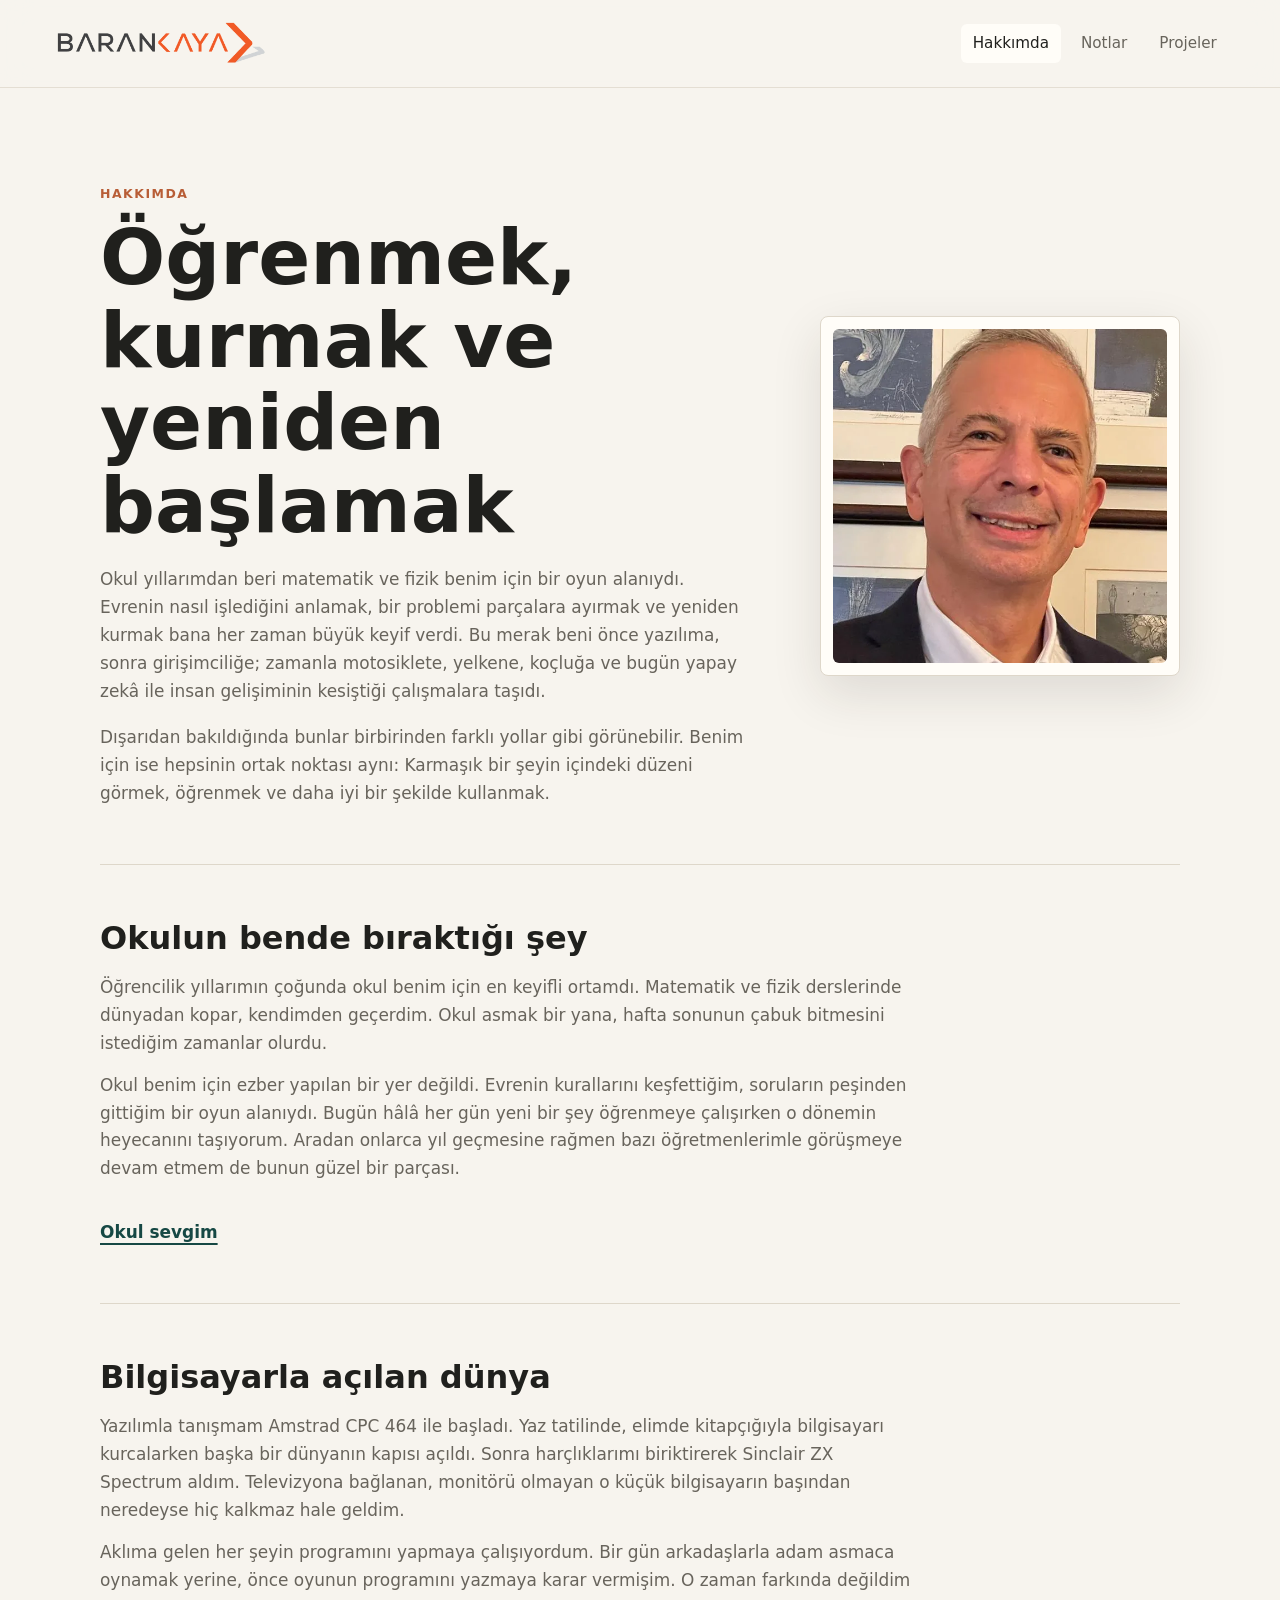
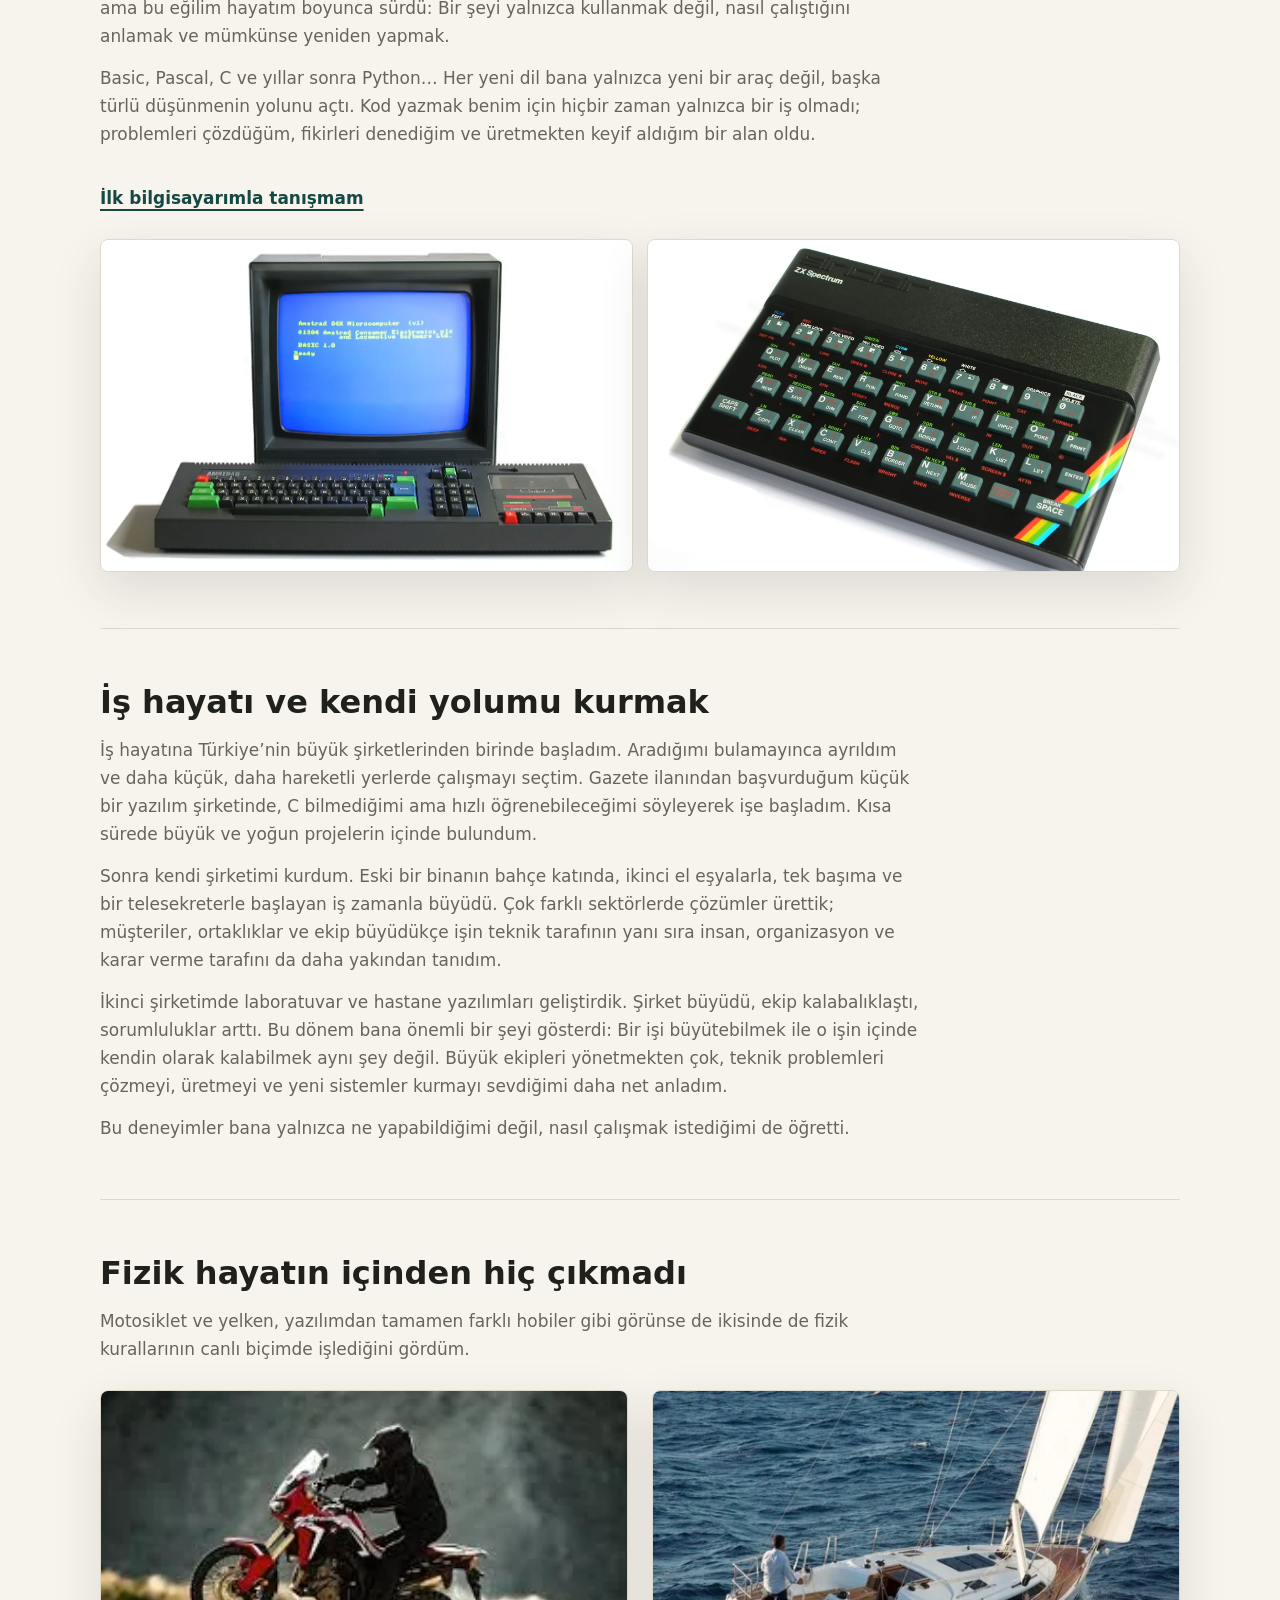
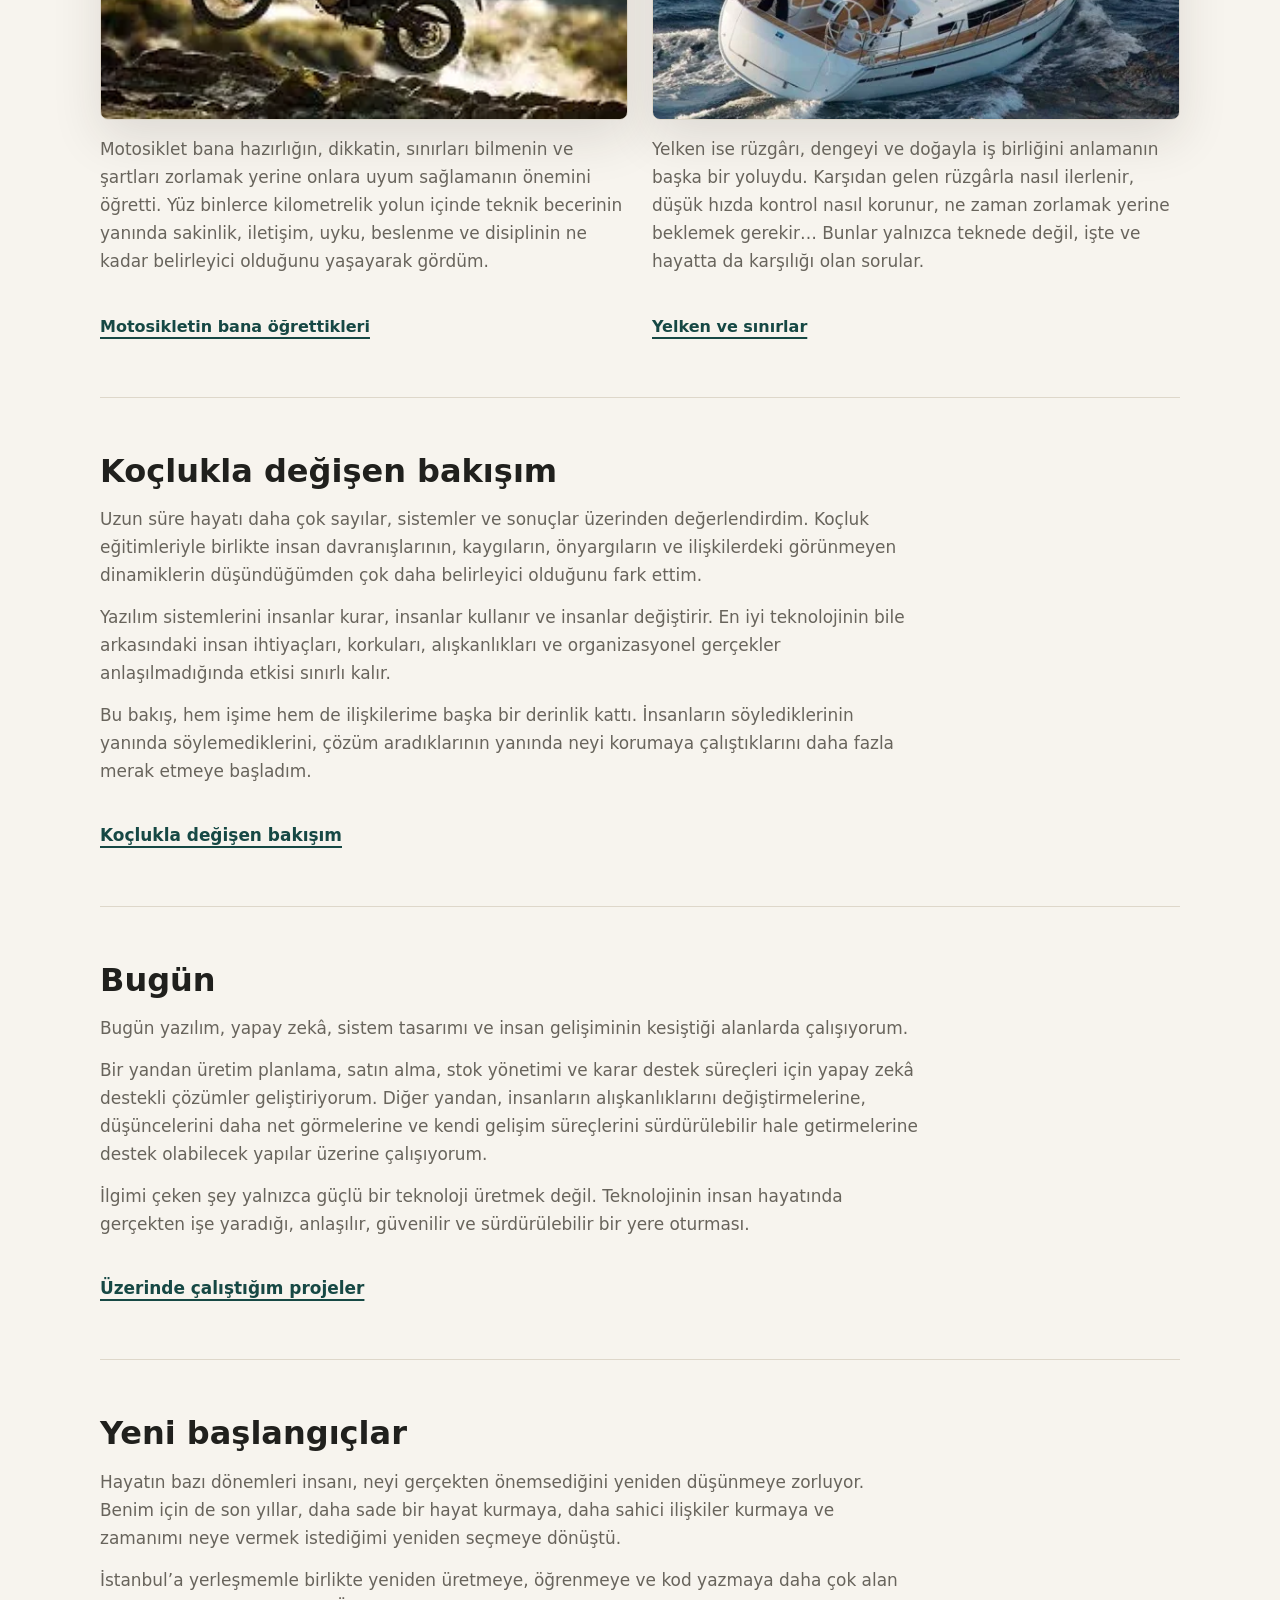
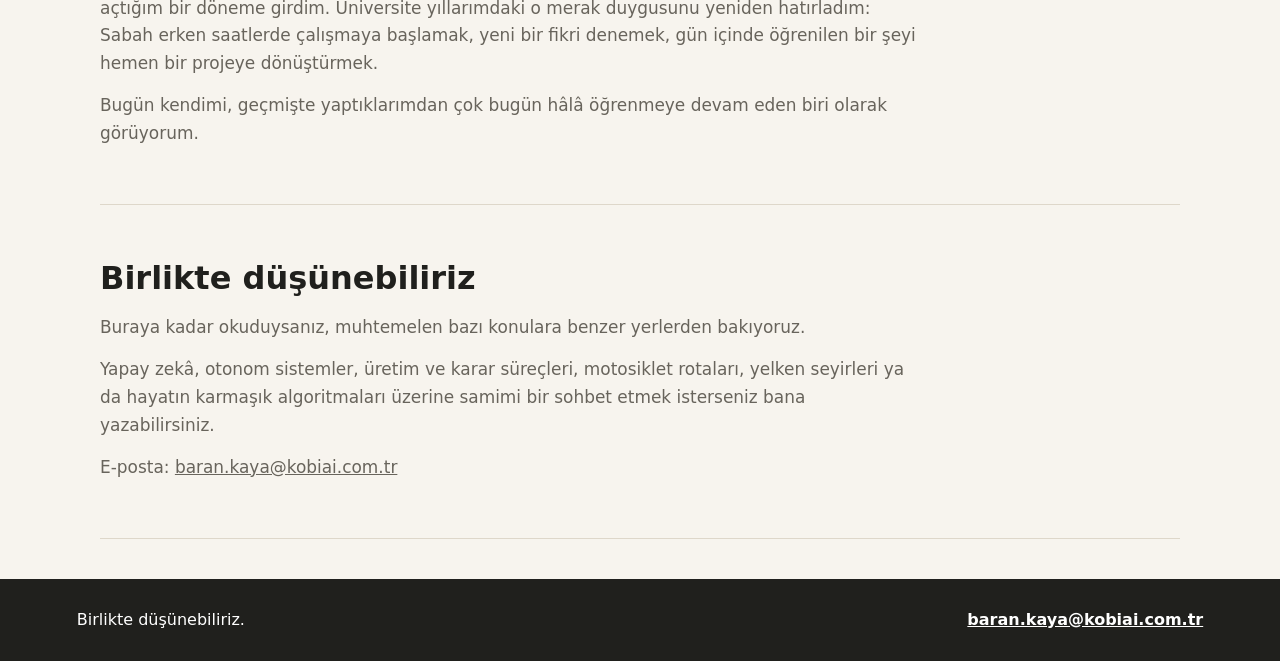
<file: index.html>
<!doctype html>
<html lang="tr">
  <head>
    <meta charset="utf-8">
    <meta name="viewport" content="width=device-width, initial-scale=1">
    <title>Baran Kaya - Hakkımda</title>
    <meta name="description" content="Baran Kaya'nın yazılım, yapay zeka, sistem tasarımı, motosiklet, yelken ve insan gelişimi üzerine kişisel web sitesi.">
    <meta name="robots" content="index, follow">
    <link rel="canonical" href="https://barankaya.com.tr/">
    <link rel="icon" href="favicon.ico" sizes="any">
    <link rel="icon" type="image/png" href="assets/icons/favicon-32x32.png" sizes="32x32">
    <link rel="icon" type="image/png" href="assets/icons/favicon-192x192.png" sizes="192x192">
    <link rel="apple-touch-icon" href="assets/icons/apple-touch-icon.png">
    <meta name="msapplication-TileImage" content="assets/icons/mstile-270x270.png">
    <link rel="stylesheet" href="assets/css/style.css">
  </head>
  <body>
    <header class="site-header">
      <a class="brand" href="index.html" aria-label="Baran Kaya ana sayfa">
        <img src="assets/img/baran-kaya-logo.webp" alt="Baran Kaya">
      </a>
      <nav class="nav" aria-label="Ana menü">
        <a href="index.html" aria-current="page">Hakkımda</a>
        <a href="notlar.html">Notlar</a>
        <a href="projeler.html">Projeler</a>
      </nav>
    </header>

    <main class="about-page">
      <section class="about-hero">
        <div class="about-hero-copy">
          <p class="eyebrow">Hakkımda</p>
          <h1>Öğrenmek, kurmak ve yeniden başlamak</h1>
          <p class="lead">
            Okul yıllarımdan beri matematik ve fizik benim için bir oyun alanıydı. Evrenin nasıl işlediğini anlamak, bir problemi parçalara ayırmak ve yeniden kurmak bana her zaman büyük keyif verdi. Bu merak beni önce yazılıma, sonra girişimciliğe; zamanla motosiklete, yelkene, koçluğa ve bugün yapay zekâ ile insan gelişiminin kesiştiği çalışmalara taşıdı.
          </p>
          <p>
            Dışarıdan bakıldığında bunlar birbirinden farklı yollar gibi görünebilir. Benim için ise hepsinin ortak noktası aynı: Karmaşık bir şeyin içindeki düzeni görmek, öğrenmek ve daha iyi bir şekilde kullanmak.
          </p>
        </div>
        <figure class="portrait-card">
          <img src="assets/img/baran-kaya.webp" alt="Baran Kaya portresi">
        </figure>
      </section>

      <article class="about-article">
        <section>
          <h2>Okulun bende bıraktığı şey</h2>
          <p>Öğrencilik yıllarımın çoğunda okul benim için en keyifli ortamdı. Matematik ve fizik derslerinde dünyadan kopar, kendimden geçerdim. Okul asmak bir yana, hafta sonunun çabuk bitmesini istediğim zamanlar olurdu.</p>
          <p>Okul benim için ezber yapılan bir yer değildi. Evrenin kurallarını keşfettiğim, soruların peşinden gittiğim bir oyun alanıydı. Bugün hâlâ her gün yeni bir şey öğrenmeye çalışırken o dönemin heyecanını taşıyorum. Aradan onlarca yıl geçmesine rağmen bazı öğretmenlerimle görüşmeye devam etmem de bunun güzel bir parçası.</p>
          <p><a class="text-link" href="notlar.html#okul-sevgim">Okul sevgim</a></p>
        </section>

        <section class="with-side-image">
          <div>
            <h2>Bilgisayarla açılan dünya</h2>
            <p>Yazılımla tanışmam Amstrad CPC 464 ile başladı. Yaz tatilinde, elimde kitapçığıyla bilgisayarı kurcalarken başka bir dünyanın kapısı açıldı. Sonra harçlıklarımı biriktirerek Sinclair ZX Spectrum aldım. Televizyona bağlanan, monitörü olmayan o küçük bilgisayarın başından neredeyse hiç kalkmaz hale geldim.</p>
            <p>Aklıma gelen her şeyin programını yapmaya çalışıyordum. Bir gün arkadaşlarla adam asmaca oynamak yerine, önce oyunun programını yazmaya karar vermişim. O zaman farkında değildim ama bu eğilim hayatım boyunca sürdü: Bir şeyi yalnızca kullanmak değil, nasıl çalıştığını anlamak ve mümkünse yeniden yapmak.</p>
            <p>Basic, Pascal, C ve yıllar sonra Python… Her yeni dil bana yalnızca yeni bir araç değil, başka türlü düşünmenin yolunu açtı. Kod yazmak benim için hiçbir zaman yalnızca bir iş olmadı; problemleri çözdüğüm, fikirleri denediğim ve üretmekten keyif aldığım bir alan oldu.</p>
            <p><a class="text-link" href="notlar.html#ilk-bilgisayarim">İlk bilgisayarımla tanışmam</a></p>
          </div>
          <div class="image-pair">
            <img src="assets/img/amstrad.webp" alt="Amstrad CPC 464 bilgisayar">
            <img src="assets/img/sinclair.webp" alt="Sinclair ZX Spectrum bilgisayar">
          </div>
        </section>

        <section>
          <h2>İş hayatı ve kendi yolumu kurmak</h2>
          <p>İş hayatına Türkiye’nin büyük şirketlerinden birinde başladım. Aradığımı bulamayınca ayrıldım ve daha küçük, daha hareketli yerlerde çalışmayı seçtim. Gazete ilanından başvurduğum küçük bir yazılım şirketinde, C bilmediğimi ama hızlı öğrenebileceğimi söyleyerek işe başladım. Kısa sürede büyük ve yoğun projelerin içinde bulundum.</p>
          <p>Sonra kendi şirketimi kurdum. Eski bir binanın bahçe katında, ikinci el eşyalarla, tek başıma ve bir telesekreterle başlayan iş zamanla büyüdü. Çok farklı sektörlerde çözümler ürettik; müşteriler, ortaklıklar ve ekip büyüdükçe işin teknik tarafının yanı sıra insan, organizasyon ve karar verme tarafını da daha yakından tanıdım.</p>
          <p>İkinci şirketimde laboratuvar ve hastane yazılımları geliştirdik. Şirket büyüdü, ekip kalabalıklaştı, sorumluluklar arttı. Bu dönem bana önemli bir şeyi gösterdi: Bir işi büyütebilmek ile o işin içinde kendin olarak kalabilmek aynı şey değil. Büyük ekipleri yönetmekten çok, teknik problemleri çözmeyi, üretmeyi ve yeni sistemler kurmayı sevdiğimi daha net anladım.</p>
          <p>Bu deneyimler bana yalnızca ne yapabildiğimi değil, nasıl çalışmak istediğimi de öğretti.</p>
        </section>

        <section>
          <h2>Fizik hayatın içinden hiç çıkmadı</h2>
          <p>Motosiklet ve yelken, yazılımdan tamamen farklı hobiler gibi görünse de ikisinde de fizik kurallarının canlı biçimde işlediğini gördüm.</p>
          <div class="media-notes">
            <article>
              <img src="assets/img/motosiklet.webp" alt="Arazide motosiklet kullanan sürücü">
              <p>Motosiklet bana hazırlığın, dikkatin, sınırları bilmenin ve şartları zorlamak yerine onlara uyum sağlamanın önemini öğretti. Yüz binlerce kilometrelik yolun içinde teknik becerinin yanında sakinlik, iletişim, uyku, beslenme ve disiplinin ne kadar belirleyici olduğunu yaşayarak gördüm.</p>
              <a class="text-link" href="notlar.html#motosikletin-ogrettikleri">Motosikletin bana öğrettikleri</a>
            </article>
            <article>
              <img src="assets/img/yelken.webp" alt="Denizde seyreden yelkenli">
              <p>Yelken ise rüzgârı, dengeyi ve doğayla iş birliğini anlamanın başka bir yoluydu. Karşıdan gelen rüzgârla nasıl ilerlenir, düşük hızda kontrol nasıl korunur, ne zaman zorlamak yerine beklemek gerekir… Bunlar yalnızca teknede değil, işte ve hayatta da karşılığı olan sorular.</p>
              <a class="text-link" href="notlar.html#yelken-ve-sinirlar">Yelken ve sınırlar</a>
            </article>
          </div>
        </section>

        <section>
          <h2>Koçlukla değişen bakışım</h2>
          <p>Uzun süre hayatı daha çok sayılar, sistemler ve sonuçlar üzerinden değerlendirdim. Koçluk eğitimleriyle birlikte insan davranışlarının, kaygıların, önyargıların ve ilişkilerdeki görünmeyen dinamiklerin düşündüğümden çok daha belirleyici olduğunu fark ettim.</p>
          <p>Yazılım sistemlerini insanlar kurar, insanlar kullanır ve insanlar değiştirir. En iyi teknolojinin bile arkasındaki insan ihtiyaçları, korkuları, alışkanlıkları ve organizasyonel gerçekler anlaşılmadığında etkisi sınırlı kalır.</p>
          <p>Bu bakış, hem işime hem de ilişkilerime başka bir derinlik kattı. İnsanların söylediklerinin yanında söylemediklerini, çözüm aradıklarının yanında neyi korumaya çalıştıklarını daha fazla merak etmeye başladım.</p>
          <p><a class="text-link" href="notlar.html#koclukla-degisen-bakisim">Koçlukla değişen bakışım</a></p>
        </section>

        <section>
          <h2>Bugün</h2>
          <p>Bugün yazılım, yapay zekâ, sistem tasarımı ve insan gelişiminin kesiştiği alanlarda çalışıyorum.</p>
          <p>Bir yandan üretim planlama, satın alma, stok yönetimi ve karar destek süreçleri için yapay zekâ destekli çözümler geliştiriyorum. Diğer yandan, insanların alışkanlıklarını değiştirmelerine, düşüncelerini daha net görmelerine ve kendi gelişim süreçlerini sürdürülebilir hale getirmelerine destek olabilecek yapılar üzerine çalışıyorum.</p>
          <p>İlgimi çeken şey yalnızca güçlü bir teknoloji üretmek değil. Teknolojinin insan hayatında gerçekten işe yaradığı, anlaşılır, güvenilir ve sürdürülebilir bir yere oturması.</p>
          <p><a class="text-link" href="projeler.html">Üzerinde çalıştığım projeler</a></p>
        </section>

        <section>
          <h2>Yeni başlangıçlar</h2>
          <p>Hayatın bazı dönemleri insanı, neyi gerçekten önemsediğini yeniden düşünmeye zorluyor. Benim için de son yıllar, daha sade bir hayat kurmaya, daha sahici ilişkiler kurmaya ve zamanımı neye vermek istediğimi yeniden seçmeye dönüştü.</p>
          <p>İstanbul’a yerleşmemle birlikte yeniden üretmeye, öğrenmeye ve kod yazmaya daha çok alan açtığım bir döneme girdim. Üniversite yıllarımdaki o merak duygusunu yeniden hatırladım: Sabah erken saatlerde çalışmaya başlamak, yeni bir fikri denemek, gün içinde öğrenilen bir şeyi hemen bir projeye dönüştürmek.</p>
          <p>Bugün kendimi, geçmişte yaptıklarımdan çok bugün hâlâ öğrenmeye devam eden biri olarak görüyorum.</p>
        </section>

        <section>
          <h2>Birlikte düşünebiliriz</h2>
          <p>Buraya kadar okuduysanız, muhtemelen bazı konulara benzer yerlerden bakıyoruz.</p>
          <p>Yapay zekâ, otonom sistemler, üretim ve karar süreçleri, motosiklet rotaları, yelken seyirleri ya da hayatın karmaşık algoritmaları üzerine samimi bir sohbet etmek isterseniz bana yazabilirsiniz.</p>
          <p>E-posta: <a href="mailto:baran.kaya@kobiai.com.tr">baran.kaya@kobiai.com.tr</a></p>
        </section>
      </article>
    </main>

    <footer class="site-footer" id="iletisim">
      <p>Birlikte düşünebiliriz.</p>
      <a href="mailto:baran.kaya@kobiai.com.tr">baran.kaya@kobiai.com.tr</a>
    </footer>
  </body>
</html>
</file>
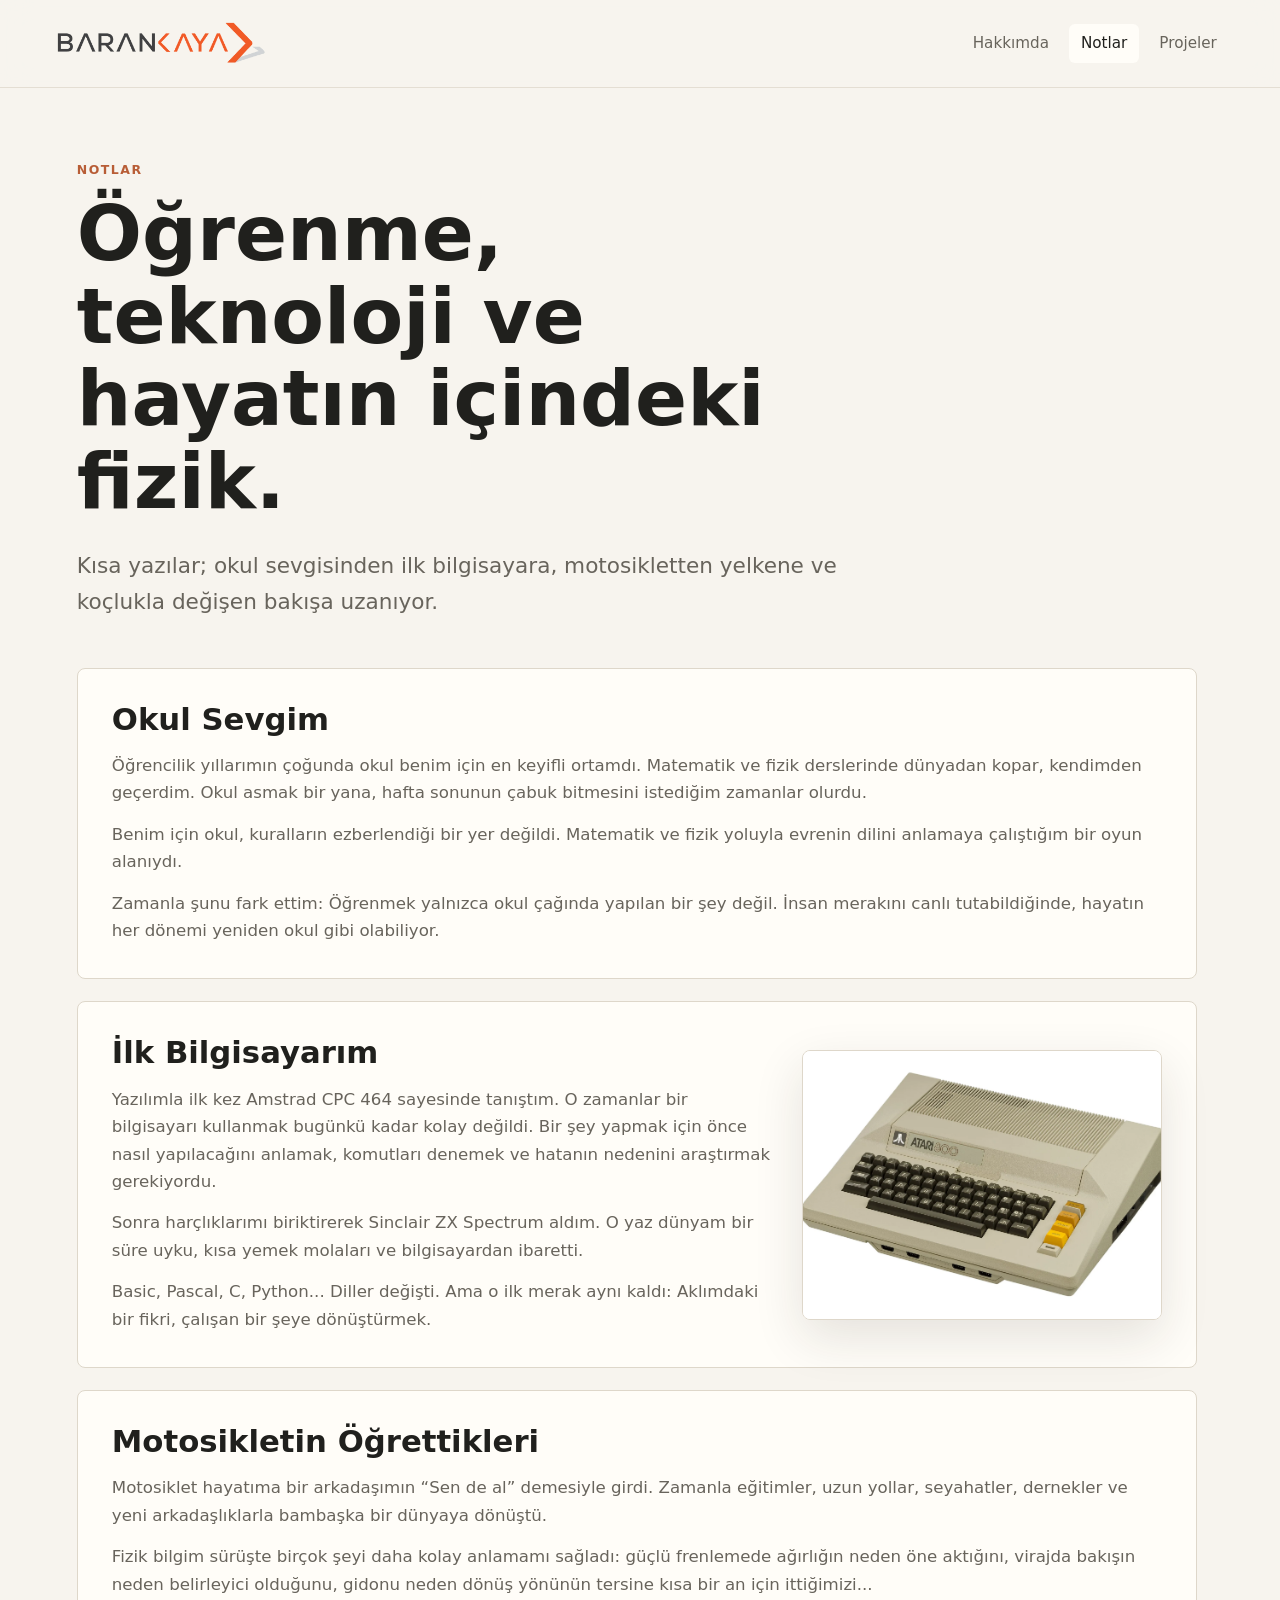
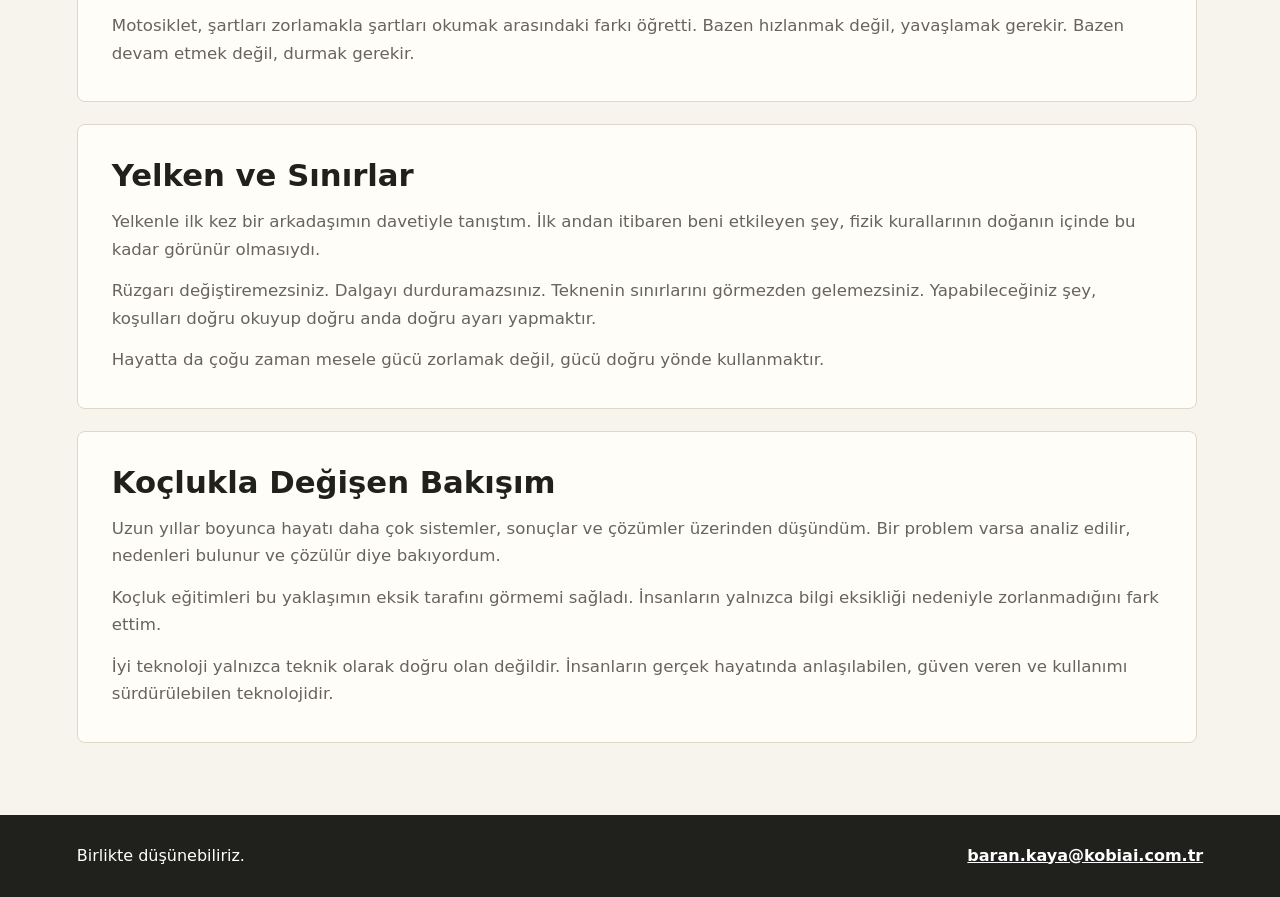
<file: notlar.html>
<!doctype html>
<html lang="tr">
  <head>
    <meta charset="utf-8">
    <meta name="viewport" content="width=device-width, initial-scale=1">
    <title>Baran Kaya - Notlar</title>
    <meta name="description" content="Baran Kaya'nın okul, ilk bilgisayar, motosiklet, yelken ve koçluk üzerine kişisel notları.">
    <meta name="robots" content="index, follow">
    <link rel="canonical" href="https://barankaya.com.tr/notlar.html">
    <link rel="icon" href="favicon.ico" sizes="any">
    <link rel="icon" type="image/png" href="assets/icons/favicon-32x32.png" sizes="32x32">
    <link rel="icon" type="image/png" href="assets/icons/favicon-192x192.png" sizes="192x192">
    <link rel="apple-touch-icon" href="assets/icons/apple-touch-icon.png">
    <meta name="msapplication-TileImage" content="assets/icons/mstile-270x270.png">
    <link rel="stylesheet" href="assets/css/style.css">
  </head>
  <body>
    <header class="site-header">
      <a class="brand" href="index.html" aria-label="Baran Kaya ana sayfa">
        <img src="assets/img/baran-kaya-logo.webp" alt="Baran Kaya">
      </a>
      <nav class="nav" aria-label="Ana menü">
        <a href="index.html">Hakkımda</a>
        <a href="notlar.html" aria-current="page">Notlar</a>
        <a href="projeler.html">Projeler</a>
      </nav>
    </header>

    <main class="page">
      <section class="page-heading">
        <p class="eyebrow">Notlar</p>
        <h1>Öğrenme, teknoloji ve hayatın içindeki fizik.</h1>
        <p class="lead">Kısa yazılar; okul sevgisinden ilk bilgisayara, motosikletten yelkene ve koçlukla değişen bakışa uzanıyor.</p>
      </section>

      <section class="note-list">
        <article class="note" id="okul-sevgim">
          <h2>Okul Sevgim</h2>
          <p>Öğrencilik yıllarımın çoğunda okul benim için en keyifli ortamdı. Matematik ve fizik derslerinde dünyadan kopar, kendimden geçerdim. Okul asmak bir yana, hafta sonunun çabuk bitmesini istediğim zamanlar olurdu.</p>
          <p>Benim için okul, kuralların ezberlendiği bir yer değildi. Matematik ve fizik yoluyla evrenin dilini anlamaya çalıştığım bir oyun alanıydı.</p>
          <p>Zamanla şunu fark ettim: Öğrenmek yalnızca okul çağında yapılan bir şey değil. İnsan merakını canlı tutabildiğinde, hayatın her dönemi yeniden okul gibi olabiliyor.</p>
        </article>

        <article class="note with-image" id="ilk-bilgisayarim">
          <div>
            <h2>İlk Bilgisayarım</h2>
            <p>Yazılımla ilk kez Amstrad CPC 464 sayesinde tanıştım. O zamanlar bir bilgisayarı kullanmak bugünkü kadar kolay değildi. Bir şey yapmak için önce nasıl yapılacağını anlamak, komutları denemek ve hatanın nedenini araştırmak gerekiyordu.</p>
            <p>Sonra harçlıklarımı biriktirerek Sinclair ZX Spectrum aldım. O yaz dünyam bir süre uyku, kısa yemek molaları ve bilgisayardan ibaretti.</p>
            <p>Basic, Pascal, C, Python... Diller değişti. Ama o ilk merak aynı kaldı: Aklımdaki bir fikri, çalışan bir şeye dönüştürmek.</p>
          </div>
          <img src="assets/img/atari.webp" alt="Atari 800 bilgisayar">
        </article>

        <article class="note" id="motosikletin-ogrettikleri">
          <h2>Motosikletin Öğrettikleri</h2>
          <p>Motosiklet hayatıma bir arkadaşımın “Sen de al” demesiyle girdi. Zamanla eğitimler, uzun yollar, seyahatler, dernekler ve yeni arkadaşlıklarla bambaşka bir dünyaya dönüştü.</p>
          <p>Fizik bilgim sürüşte birçok şeyi daha kolay anlamamı sağladı: güçlü frenlemede ağırlığın neden öne aktığını, virajda bakışın neden belirleyici olduğunu, gidonu neden dönüş yönünün tersine kısa bir an için ittiğimizi...</p>
          <p>Motosiklet, şartları zorlamakla şartları okumak arasındaki farkı öğretti. Bazen hızlanmak değil, yavaşlamak gerekir. Bazen devam etmek değil, durmak gerekir.</p>
        </article>

        <article class="note" id="yelken-ve-sinirlar">
          <h2>Yelken ve Sınırlar</h2>
          <p>Yelkenle ilk kez bir arkadaşımın davetiyle tanıştım. İlk andan itibaren beni etkileyen şey, fizik kurallarının doğanın içinde bu kadar görünür olmasıydı.</p>
          <p>Rüzgarı değiştiremezsiniz. Dalgayı durduramazsınız. Teknenin sınırlarını görmezden gelemezsiniz. Yapabileceğiniz şey, koşulları doğru okuyup doğru anda doğru ayarı yapmaktır.</p>
          <p>Hayatta da çoğu zaman mesele gücü zorlamak değil, gücü doğru yönde kullanmaktır.</p>
        </article>

        <article class="note" id="koclukla-degisen-bakisim">
          <h2>Koçlukla Değişen Bakışım</h2>
          <p>Uzun yıllar boyunca hayatı daha çok sistemler, sonuçlar ve çözümler üzerinden düşündüm. Bir problem varsa analiz edilir, nedenleri bulunur ve çözülür diye bakıyordum.</p>
          <p>Koçluk eğitimleri bu yaklaşımın eksik tarafını görmemi sağladı. İnsanların yalnızca bilgi eksikliği nedeniyle zorlanmadığını fark ettim.</p>
          <p>İyi teknoloji yalnızca teknik olarak doğru olan değildir. İnsanların gerçek hayatında anlaşılabilen, güven veren ve kullanımı sürdürülebilen teknolojidir.</p>
        </article>
      </section>
    </main>

    <footer class="site-footer">
      <p>Birlikte düşünebiliriz.</p>
      <a href="mailto:baran.kaya@kobiai.com.tr">baran.kaya@kobiai.com.tr</a>
    </footer>
  </body>
</html>
</file>
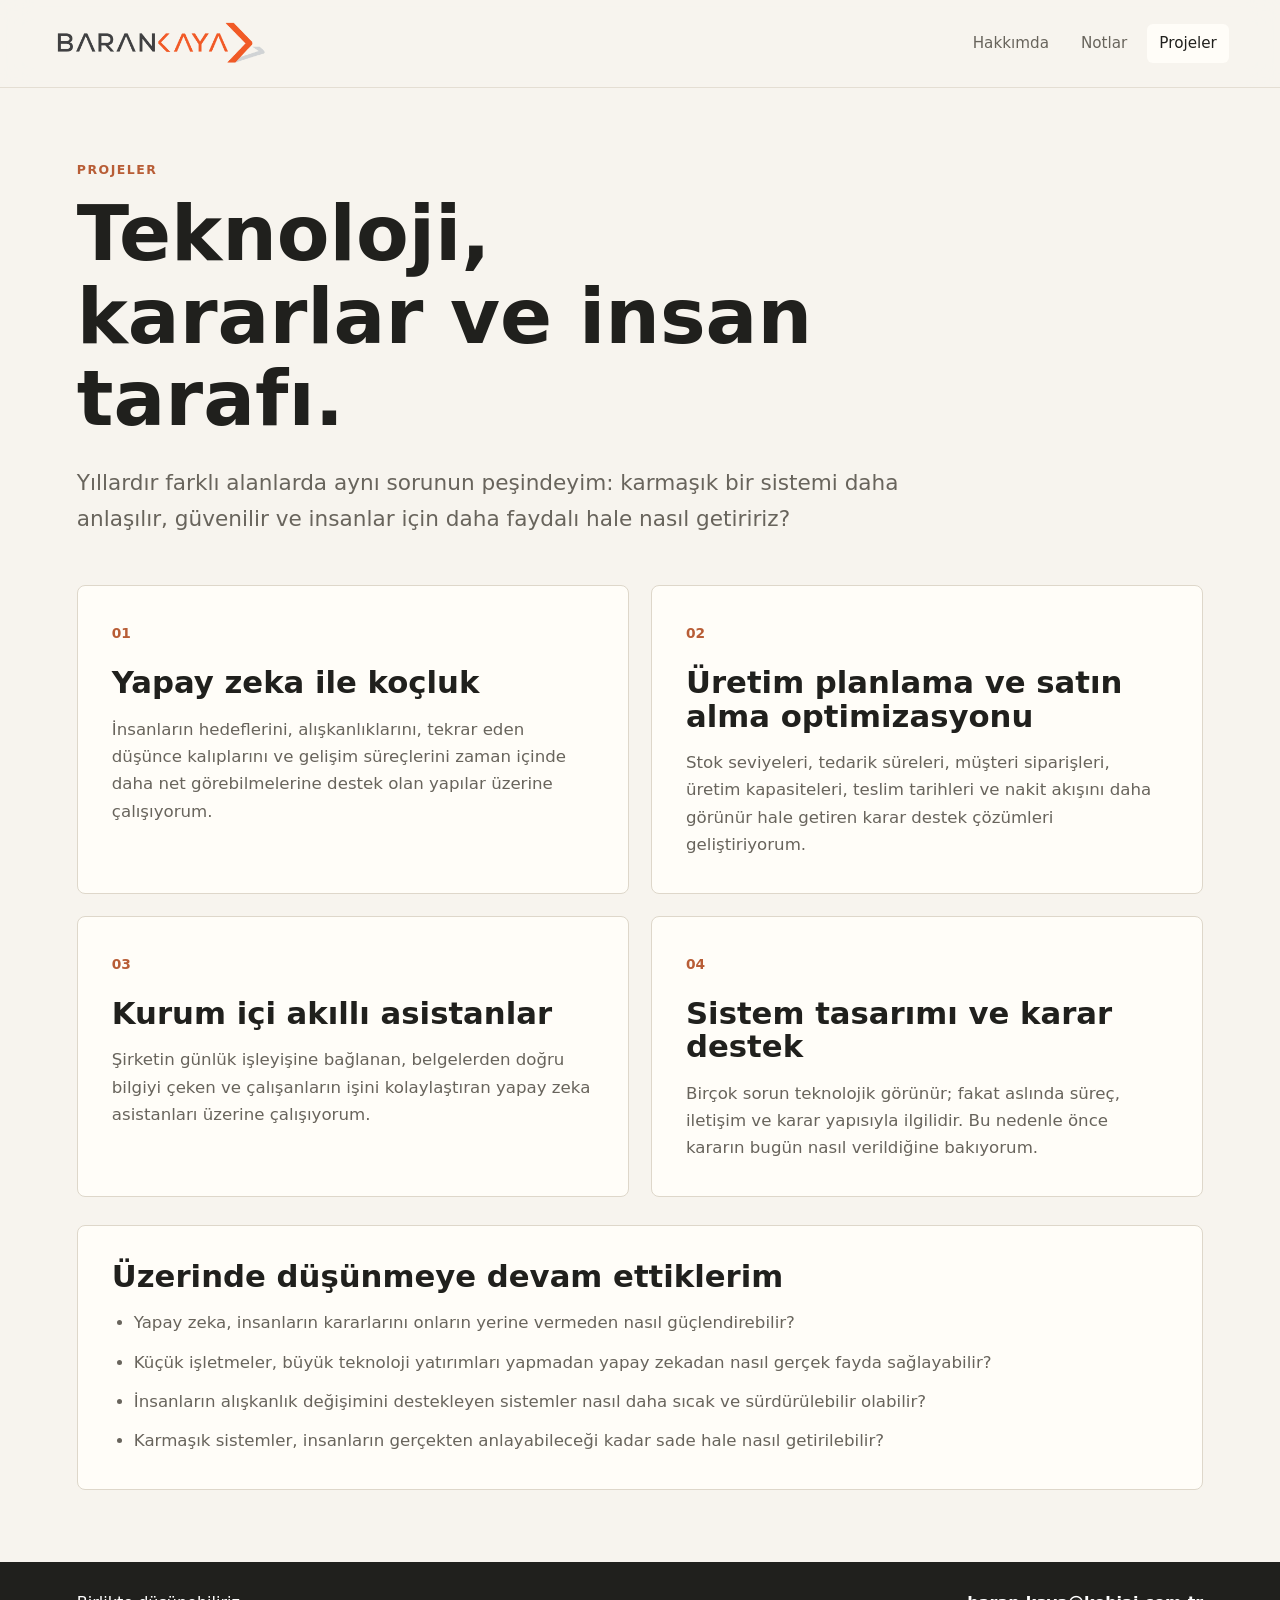
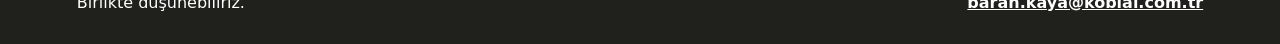
<file: projeler.html>
<!doctype html>
<html lang="tr">
  <head>
    <meta charset="utf-8">
    <meta name="viewport" content="width=device-width, initial-scale=1">
    <title>Baran Kaya - Projeler</title>
    <meta name="description" content="Baran Kaya'nın yapay zeka, karar destek, üretim planlama, kurum içi asistanlar ve sistem tasarımı üzerine projeleri.">
    <meta name="robots" content="index, follow">
    <link rel="canonical" href="https://barankaya.com.tr/projeler.html">
    <link rel="icon" href="favicon.ico" sizes="any">
    <link rel="icon" type="image/png" href="assets/icons/favicon-32x32.png" sizes="32x32">
    <link rel="icon" type="image/png" href="assets/icons/favicon-192x192.png" sizes="192x192">
    <link rel="apple-touch-icon" href="assets/icons/apple-touch-icon.png">
    <meta name="msapplication-TileImage" content="assets/icons/mstile-270x270.png">
    <link rel="stylesheet" href="assets/css/style.css">
  </head>
  <body>
    <header class="site-header">
      <a class="brand" href="index.html" aria-label="Baran Kaya ana sayfa">
        <img src="assets/img/baran-kaya-logo.webp" alt="Baran Kaya">
      </a>
      <nav class="nav" aria-label="Ana menü">
        <a href="index.html">Hakkımda</a>
        <a href="notlar.html">Notlar</a>
        <a href="projeler.html" aria-current="page">Projeler</a>
      </nav>
    </header>

    <main class="page">
      <section class="page-heading projects-heading">
        <p class="eyebrow">Projeler</p>
        <h1>Teknoloji, kararlar ve insan tarafı.</h1>
        <p class="lead">
          Yıllardır farklı alanlarda aynı sorunun peşindeyim: karmaşık bir sistemi daha
          anlaşılır, güvenilir ve insanlar için daha faydalı hale nasıl getiririz?
        </p>
      </section>

      <section class="project-grid">
        <article class="project-card">
          <span>01</span>
          <h2>Yapay zeka ile koçluk</h2>
          <p>İnsanların hedeflerini, alışkanlıklarını, tekrar eden düşünce kalıplarını ve gelişim süreçlerini zaman içinde daha net görebilmelerine destek olan yapılar üzerine çalışıyorum.</p>
        </article>

        <article class="project-card">
          <span>02</span>
          <h2>Üretim planlama ve satın alma optimizasyonu</h2>
          <p>Stok seviyeleri, tedarik süreleri, müşteri siparişleri, üretim kapasiteleri, teslim tarihleri ve nakit akışını daha görünür hale getiren karar destek çözümleri geliştiriyorum.</p>
        </article>

        <article class="project-card">
          <span>03</span>
          <h2>Kurum içi akıllı asistanlar</h2>
          <p>Şirketin günlük işleyişine bağlanan, belgelerden doğru bilgiyi çeken ve çalışanların işini kolaylaştıran yapay zeka asistanları üzerine çalışıyorum.</p>
        </article>

        <article class="project-card">
          <span>04</span>
          <h2>Sistem tasarımı ve karar destek</h2>
          <p>Birçok sorun teknolojik görünür; fakat aslında süreç, iletişim ve karar yapısıyla ilgilidir. Bu nedenle önce kararın bugün nasıl verildiğine bakıyorum.</p>
        </article>
      </section>

      <section class="section questions">
        <h2>Üzerinde düşünmeye devam ettiklerim</h2>
        <ul>
          <li>Yapay zeka, insanların kararlarını onların yerine vermeden nasıl güçlendirebilir?</li>
          <li>Küçük işletmeler, büyük teknoloji yatırımları yapmadan yapay zekadan nasıl gerçek fayda sağlayabilir?</li>
          <li>İnsanların alışkanlık değişimini destekleyen sistemler nasıl daha sıcak ve sürdürülebilir olabilir?</li>
          <li>Karmaşık sistemler, insanların gerçekten anlayabileceği kadar sade hale nasıl getirilebilir?</li>
        </ul>
      </section>
    </main>

    <footer class="site-footer">
      <p>Birlikte düşünebiliriz.</p>
      <a href="mailto:baran.kaya@kobiai.com.tr">baran.kaya@kobiai.com.tr</a>
    </footer>
  </body>
</html>
</file>
<file: assets/css/style.css>
:root {
  --bg: #f7f4ee;
  --panel: #fffdf8;
  --ink: #20201d;
  --muted: #68645c;
  --line: #ded7ca;
  --accent: #1f5f5b;
  --accent-dark: #164844;
  --warm: #b85d36;
  --shadow: 0 18px 50px rgba(38, 34, 28, 0.12);
}

* {
  box-sizing: border-box;
}

html {
  scroll-behavior: smooth;
}

body {
  margin: 0;
  background: var(--bg);
  color: var(--ink);
  font-family: Inter, ui-sans-serif, system-ui, -apple-system, BlinkMacSystemFont, "Segoe UI", sans-serif;
  line-height: 1.65;
}

img {
  display: block;
  max-width: 100%;
}

a {
  color: inherit;
}

.site-header {
  position: sticky;
  top: 0;
  z-index: 10;
  display: flex;
  align-items: center;
  justify-content: space-between;
  gap: 24px;
  padding: 18px clamp(20px, 4vw, 56px);
  background: rgba(247, 244, 238, 0.9);
  border-bottom: 1px solid rgba(222, 215, 202, 0.75);
  backdrop-filter: blur(16px);
}

.brand {
  display: inline-flex;
  align-items: center;
  width: min(220px, 48vw);
  font-weight: 750;
  text-decoration: none;
  letter-spacing: 0;
}

.brand img {
  width: 100%;
  height: auto;
}

.nav {
  display: flex;
  align-items: center;
  gap: 8px;
}

.nav a {
  min-height: 38px;
  padding: 7px 12px;
  border-radius: 6px;
  color: var(--muted);
  font-size: 0.95rem;
  text-decoration: none;
}

.nav a:hover,
.nav a[aria-current="page"] {
  background: var(--panel);
  color: var(--ink);
}

.hero {
  display: grid;
  grid-template-columns: minmax(0, 1.2fr) minmax(260px, 420px);
  gap: clamp(32px, 6vw, 76px);
  align-items: center;
  min-height: calc(100vh - 76px);
  padding: clamp(56px, 8vw, 108px) clamp(20px, 6vw, 88px) 48px;
}

.hero-copy,
.page-heading {
  max-width: 780px;
}

.eyebrow {
  margin: 0 0 12px;
  color: var(--warm);
  font-size: 0.78rem;
  font-weight: 800;
  letter-spacing: 0.12em;
  text-transform: uppercase;
}

h1,
h2 {
  margin: 0;
  line-height: 1.08;
  letter-spacing: 0;
}

h1 {
  max-width: 760px;
  font-size: clamp(2.5rem, 6vw, 5.6rem);
}

h2 {
  font-size: clamp(1.65rem, 3vw, 3rem);
}

p {
  margin: 0;
}

.lead {
  margin-top: 24px;
  color: var(--muted);
  font-size: clamp(1.08rem, 2vw, 1.35rem);
}

.hero-actions {
  display: flex;
  flex-wrap: wrap;
  gap: 12px;
  margin-top: 32px;
}

.button {
  display: inline-flex;
  align-items: center;
  justify-content: center;
  min-height: 46px;
  padding: 10px 18px;
  border: 1px solid var(--line);
  border-radius: 6px;
  background: var(--panel);
  color: var(--ink);
  font-weight: 700;
  text-decoration: none;
}

.button.primary {
  border-color: var(--accent);
  background: var(--accent);
  color: #fff;
}

.portrait-card {
  margin: 0;
  padding: 12px;
  background: var(--panel);
  border: 1px solid var(--line);
  border-radius: 8px;
  box-shadow: var(--shadow);
}

.portrait-card img {
  aspect-ratio: 1;
  width: 100%;
  border-radius: 6px;
  object-fit: cover;
}

.section,
.page {
  padding-right: clamp(20px, 6vw, 88px);
  padding-left: clamp(20px, 6vw, 88px);
}

.intro-grid {
  display: grid;
  grid-template-columns: minmax(0, 1fr) minmax(280px, 0.55fr);
  gap: 28px;
  padding-top: 64px;
  padding-bottom: 64px;
  border-top: 1px solid var(--line);
}

.intro-grid p,
.about-flow p,
.story-copy p,
.feature p,
.today p,
.note p,
.project-card p,
.questions li {
  color: var(--muted);
  font-size: 1.04rem;
}

.intro-grid p + p {
  margin-top: 14px;
}

.about-flow {
  display: grid;
  gap: 28px;
  padding-top: 72px;
  padding-bottom: 72px;
  border-top: 1px solid var(--line);
}

.about-flow article {
  max-width: 940px;
}

.about-flow article + article {
  padding-top: 36px;
  border-top: 1px solid var(--line);
}

.about-flow p + p {
  margin-top: 14px;
}

.about-flow.compact {
  padding-bottom: 24px;
}

.about-flow.final-about {
  background: #ece7dc;
}

.intro-grid h2,
.story-copy h2,
.feature h2,
.today h2 {
  margin-bottom: 18px;
}

.quote-panel {
  display: flex;
  align-items: center;
  padding: 28px;
  background: var(--accent-dark);
  border-radius: 8px;
}

.quote-panel p {
  color: #fff;
  font-size: 1.22rem;
  font-weight: 650;
}

.story-section {
  display: grid;
  grid-template-columns: minmax(0, 1fr) minmax(300px, 0.8fr);
  gap: clamp(28px, 5vw, 64px);
  align-items: center;
  padding-top: 72px;
  padding-bottom: 72px;
  background: #ece7dc;
}

.media-strip {
  display: grid;
  grid-template-columns: 1fr 1fr;
  gap: 14px;
}

.media-strip img,
.feature img,
.note.with-image img {
  width: 100%;
  border-radius: 8px;
  border: 1px solid var(--line);
  object-fit: cover;
  box-shadow: var(--shadow);
}

.media-strip img {
  aspect-ratio: 4 / 3;
}

.text-link {
  display: inline-flex;
  margin-top: 22px;
  color: var(--accent-dark);
  font-weight: 800;
  text-decoration-thickness: 2px;
  text-underline-offset: 5px;
}

.two-column {
  display: grid;
  grid-template-columns: repeat(2, minmax(0, 1fr));
  gap: 24px;
  padding-top: 72px;
  padding-bottom: 72px;
}

.feature {
  display: grid;
  gap: 22px;
}

.feature img {
  aspect-ratio: 16 / 10;
}

.today {
  display: grid;
  grid-template-columns: minmax(0, 0.95fr) minmax(0, 1fr) auto;
  gap: 28px;
  align-items: center;
  padding-top: 64px;
  padding-bottom: 64px;
  border-top: 1px solid var(--line);
}

.today p + p {
  margin-top: 12px;
}

.today-copy p {
  color: var(--muted);
  font-size: 1.04rem;
}

.contact-note {
  display: grid;
  grid-template-columns: minmax(0, 0.95fr) minmax(0, 1fr) auto;
  gap: 28px;
  align-items: center;
  padding-top: 64px;
  padding-bottom: 64px;
  border-top: 1px solid var(--line);
}

.contact-note p {
  color: var(--muted);
  font-size: 1.04rem;
}

.about-page {
  --about-pad: clamp(24px, 6vw, 88px);
  --about-width: 1080px;
  padding-bottom: 40px;
}

.about-hero {
  display: grid;
  grid-template-columns: minmax(0, 1.2fr) minmax(260px, 360px);
  gap: clamp(32px, 6vw, 76px);
  align-items: center;
  width: min(var(--about-width), calc(100% - (var(--about-pad) * 2)));
  margin: 0 auto;
  padding: clamp(56px, 8vw, 96px) 0 56px;
  border-bottom: 1px solid var(--line);
}

.about-hero-copy {
  max-width: 880px;
}

.about-hero-copy p:not(.eyebrow) {
  color: var(--muted);
  font-size: 1.06rem;
}

.about-hero-copy .lead,
.about-hero-copy p + p {
  margin-top: 18px;
}

.about-article {
  width: min(var(--about-width), calc(100% - (var(--about-pad) * 2)));
  max-width: none;
  margin: 0 auto;
  padding: 0;
}

.about-article > section {
  padding: 56px 0;
  border-bottom: 1px solid var(--line);
}

.about-article h2 {
  max-width: 780px;
  margin-bottom: 18px;
  font-size: clamp(1.75rem, 2.5vw, 2.35rem);
}

.about-article p {
  max-width: 820px;
  color: var(--muted);
  font-size: 1.06rem;
}

.about-article p + p {
  margin-top: 14px;
}

.with-side-image {
  display: grid;
  grid-template-columns: 1fr;
  gap: 26px;
}

.image-pair {
  display: grid;
  grid-template-columns: repeat(2, minmax(0, 1fr));
  gap: 14px;
}

.image-pair img,
.media-notes img {
  width: 100%;
  border: 1px solid var(--line);
  border-radius: 8px;
  object-fit: cover;
  box-shadow: var(--shadow);
}

.image-pair img {
  aspect-ratio: 16 / 10;
}

.media-notes {
  display: grid;
  grid-template-columns: repeat(2, minmax(0, 1fr));
  gap: 24px;
  margin-top: 26px;
}

.media-notes article {
  display: grid;
  align-content: start;
  gap: 16px;
}

.media-notes img {
  aspect-ratio: 16 / 10;
}

.site-footer {
  display: flex;
  align-items: center;
  justify-content: space-between;
  gap: 18px;
  padding: 28px clamp(20px, 6vw, 88px);
  background: var(--ink);
  color: #fff;
}

.site-footer a {
  color: #fff;
  font-weight: 700;
}

.page {
  padding-top: 72px;
  padding-bottom: 72px;
}

.page-heading {
  margin-bottom: 48px;
}

.note-list {
  display: grid;
  gap: 22px;
  max-width: 1120px;
}

.note,
.project-card,
.questions {
  padding: clamp(22px, 4vw, 34px);
  background: var(--panel);
  border: 1px solid var(--line);
  border-radius: 8px;
}

.note h2,
.project-card h2,
.questions h2 {
  margin-bottom: 16px;
  font-size: clamp(1.35rem, 2.4vw, 2.1rem);
}

.note p + p {
  margin-top: 14px;
}

.note.with-image {
  display: grid;
  grid-template-columns: minmax(0, 1fr) minmax(220px, 360px);
  gap: 26px;
  align-items: center;
}

.note.with-image img {
  aspect-ratio: 4 / 3;
}

.projects-heading {
  max-width: 900px;
}

.project-grid {
  display: grid;
  grid-template-columns: repeat(2, minmax(0, 1fr));
  gap: 22px;
}

.project-card span {
  display: inline-flex;
  margin-bottom: 22px;
  color: var(--warm);
  font-size: 0.86rem;
  font-weight: 900;
}

.questions {
  margin-top: 28px;
}

.questions ul {
  display: grid;
  gap: 12px;
  margin: 0;
  padding-left: 22px;
}

@media (max-width: 900px) {
  .hero,
  .intro-grid,
  .story-section,
  .two-column,
  .today,
  .contact-note,
  .about-hero,
  .with-side-image,
  .media-notes,
  .note.with-image,
  .project-grid {
    grid-template-columns: 1fr;
  }

  .hero {
    min-height: auto;
  }

  .today {
    align-items: start;
  }
}

@media (max-width: 640px) {
  .site-header {
    align-items: flex-start;
    flex-direction: column;
    padding-top: 14px;
    padding-bottom: 14px;
  }

  .nav {
    width: 100%;
    justify-content: space-between;
  }

  .nav a {
    padding-right: 8px;
    padding-left: 8px;
    font-size: 0.9rem;
  }

  .hero {
    padding-top: 44px;
  }

  .media-strip {
    grid-template-columns: 1fr;
  }

  .image-pair {
    grid-template-columns: 1fr;
  }

  .site-footer {
    align-items: flex-start;
    flex-direction: column;
  }
}
</file>
